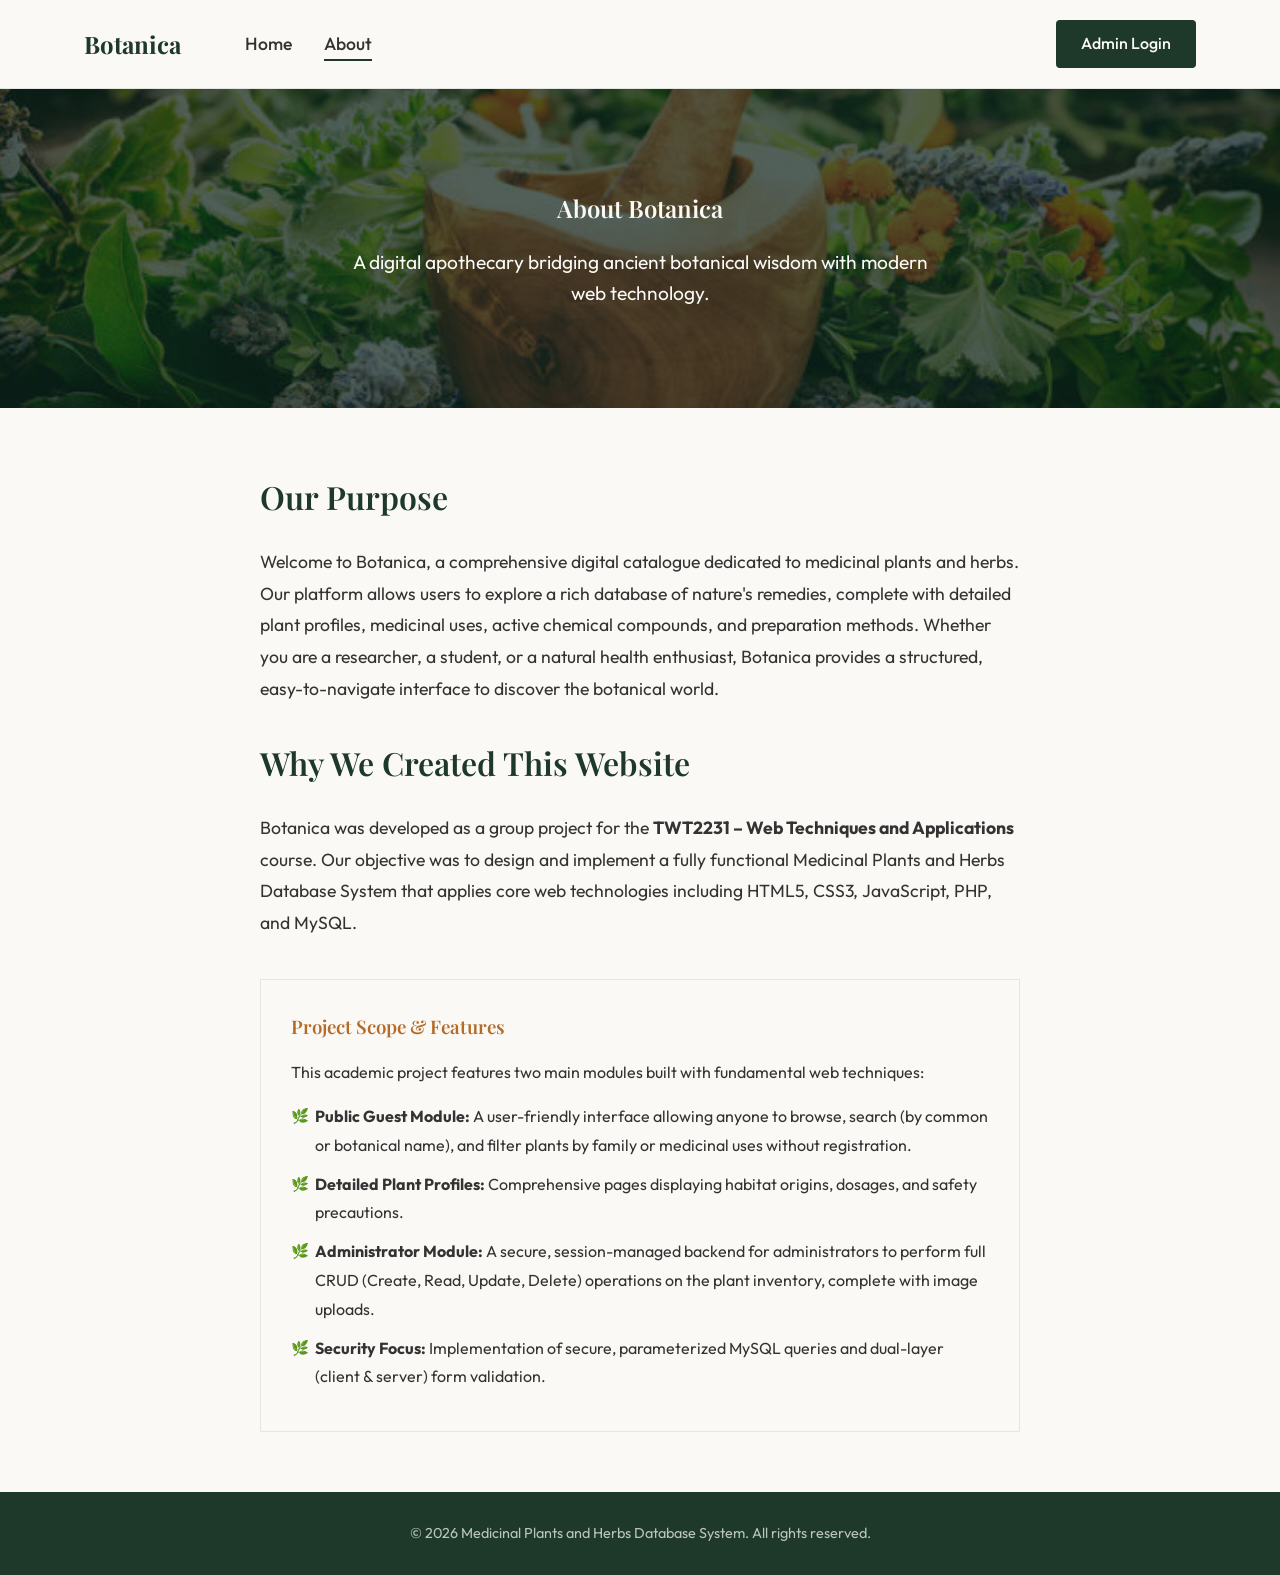
<file: about.html>
<!DOCTYPE html>
<html lang="en">
<head>
    <meta charset="UTF-8">
    <meta name="viewport" content="width=device-width, initial-scale=1.0">
    <title>About - Botanica</title>
    <link rel="stylesheet" href="assets/css/index.css">
    <style>
        .about-hero {
            background: linear-gradient(rgba(10, 31, 22, 0.7), rgba(10, 31, 22, 0.7)), url('assets/images/herbal2.jpg') center/cover no-repeat;
            padding: 100px 20px;
            color: #FAF9F6;
            text-align: center;
        }
        .about-hero h1 {
            color: #FAF9F6;
        }
        .about-content {
            max-width: 800px;
            margin: 0 auto;
            padding: 60px 20px;
            line-height: 1.8;
        }
        .about-content h2 {
            color: var(--color-primary);
            margin-bottom: 20px;
            font-size: 2rem;
        }
        .about-content p {
            margin-bottom: 30px;
            font-size: 1.1rem;
        }
        .project-details {
            background-color: var(--color-surface);
            padding: 30px;
            border-radius: var(--radius);
            border: 1px solid var(--color-divider);
            margin-top: 40px;
        }
        .project-details h3 {
            color: var(--color-accent);
            margin-bottom: 15px;
        }
        .project-details ul {
            list-style-type: none;
            padding: 0;
        }
        .project-details li {
            margin-bottom: 10px;
            padding-left: 24px;
            position: relative;
        }
        .project-details li::before {
            content: '🌿';
            position: absolute;
            left: 0;
            top: 2px;
            font-size: 0.9em;
        }
    </style>
</head>
<body>
    <header class="site-header">
        <div class="container flex justify-between items-center flex-wrap">
            <div class="logo">
                <a href="index.html">Botanica</a>
            </div>
            <nav class="main-nav" id="mobile-nav">
                <ul class="flex gap-8 items-center">
                    <li><a href="index.html">Home</a></li>
                    <li><a href="about.html" class="active-link">About</a></li>
                </ul>
            </nav>
            <div class="header-actions flex items-center gap-4">
                <a href="login.html" class="btn btn-primary">Admin Login</a>
                <button class="mobile-menu-btn" onclick="toggleMobileNav()">Menu</button>
            </div>
        </div>
    </header>

    <main>
        <section class="about-hero">
            <div class="container">
                <h1>About Botanica</h1>
                <p style="font-size: 1.2rem; max-width: 600px; margin: 20px auto 0;">A digital apothecary bridging ancient botanical wisdom with modern web technology.</p>
            </div>
        </section>

        <section class="about-content container">
            <h2>Our Purpose</h2>
            <p>
                Welcome to Botanica, a comprehensive digital catalogue dedicated to medicinal plants and herbs. 
                Our platform allows users to explore a rich database of nature's remedies, complete with detailed plant profiles, 
                medicinal uses, active chemical compounds, and preparation methods. 
                Whether you are a researcher, a student, or a natural health enthusiast, Botanica provides a structured, 
                easy-to-navigate interface to discover the botanical world.
            </p>

            <h2>Why We Created This Website</h2>
            <p>
                Botanica was developed as a group project for the <strong>TWT2231 – Web Techniques and Applications</strong> course. 
                Our objective was to design and implement a fully functional Medicinal Plants and Herbs Database System 
                that applies core web technologies including HTML5, CSS3, JavaScript, PHP, and MySQL.
            </p>
            
            <div class="project-details">
                <h3>Project Scope & Features</h3>
                <p style="margin-bottom: 15px; font-size: 1rem;">This academic project features two main modules built with fundamental web techniques:</p>
                <ul>
                    <li><strong>Public Guest Module:</strong> A user-friendly interface allowing anyone to browse, search (by common or botanical name), and filter plants by family or medicinal uses without registration.</li>
                    <li><strong>Detailed Plant Profiles:</strong> Comprehensive pages displaying habitat origins, dosages, and safety precautions.</li>
                    <li><strong>Administrator Module:</strong> A secure, session-managed backend for administrators to perform full CRUD (Create, Read, Update, Delete) operations on the plant inventory, complete with image uploads.</li>
                    <li><strong>Security Focus:</strong> Implementation of secure, parameterized MySQL queries and dual-layer (client & server) form validation.</li>
                </ul>
            </div>
        </section>
    </main>

    <footer class="site-footer">
        <div class="container text-center">
            <p>&copy; 2026 Medicinal Plants and Herbs Database System. All rights reserved.</p>
        </div>
    </footer>

    <script src="assets/js/main.js"></script>
</body>
</html>
</file>
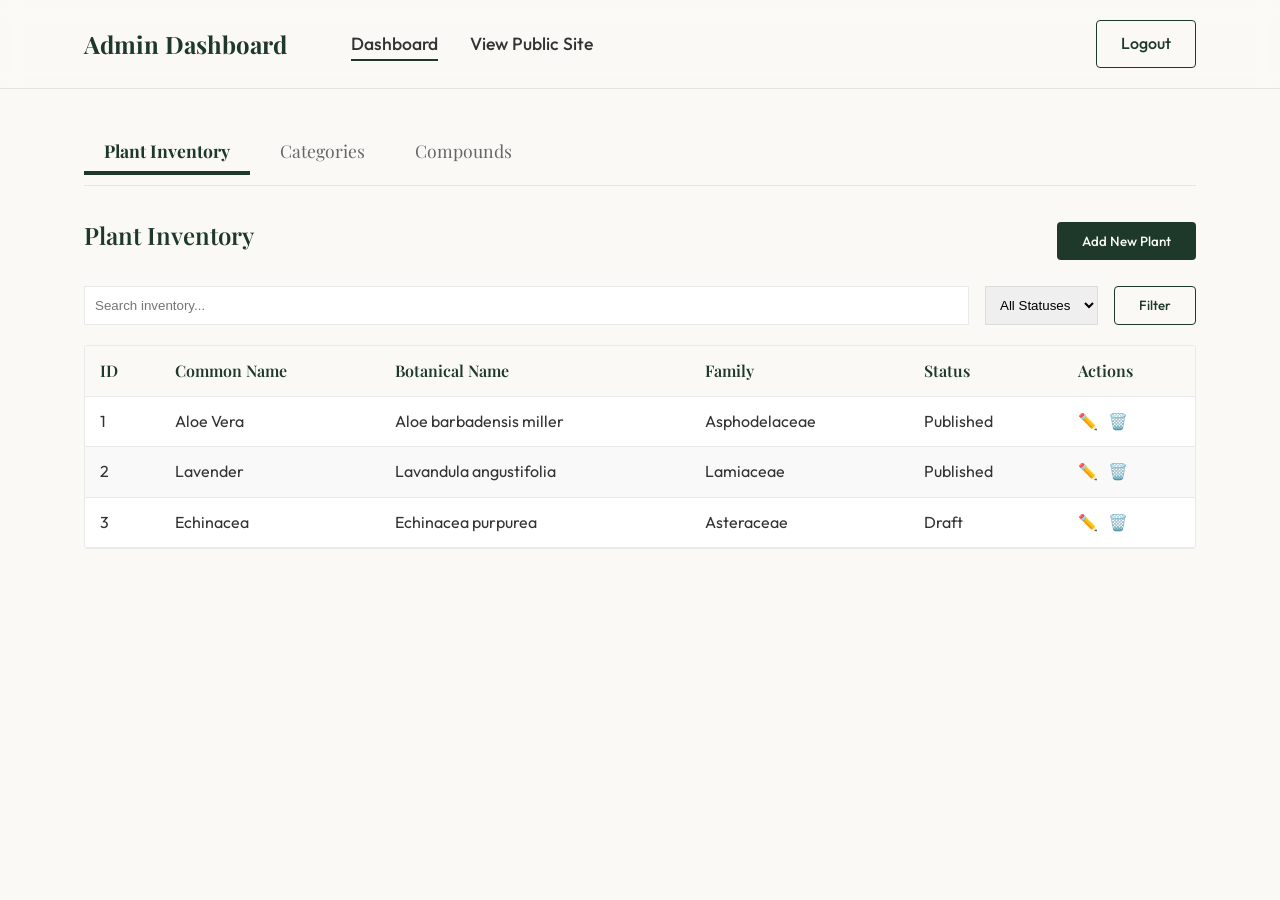
<file: admin-dashboard.html>
<!DOCTYPE html>
<html lang="en">
<head>
    <meta charset="UTF-8">
    <meta name="viewport" content="width=device-width, initial-scale=1.0">
    <title>Admin Dashboard - Medicinal Plants Database</title>
    <meta name="description" content="Administrator dashboard for managing the Medicinal Plants and Herbs Database.">
    <link rel="stylesheet" href="assets/css/index.css">
</head>
<body>
    <header class="site-header">
        <div class="container flex justify-between items-center flex-wrap">
            <div class="logo">
                <a href="admin-dashboard.html">Admin Dashboard</a>
            </div>
            <nav class="main-nav" id="mobile-nav">
                <ul class="flex gap-8 items-center">
                    <li><a href="admin-dashboard.html" class="active-link">Dashboard</a></li>
                    <li><a href="index.html">View Public Site</a></li>
                </ul>
            </nav>
            <div class="header-actions flex items-center gap-4">
                <a href="login.html" class="btn btn-outline">Logout</a>
                <button class="mobile-menu-btn" onclick="toggleMobileNav()">Menu</button>
            </div>
        </div>
    </header>

    <main class="container" style="padding: 40px 20px;">
        <div class="admin-tabs" style="display: flex; gap: 10px; margin-bottom: 30px; border-bottom: 1px solid var(--color-divider); padding-bottom: 10px;">
            <button class="tab-btn active" onclick="switchTab('plants')" style="background: none; border: none; font-size: 1.1rem; padding: 10px 20px; cursor: pointer; border-bottom: 3px solid var(--color-primary); font-weight: bold;">Plant Inventory</button>
            <button class="tab-btn" onclick="switchTab('categories')" style="background: none; border: none; font-size: 1.1rem; padding: 10px 20px; cursor: pointer; border-bottom: 3px solid transparent;">Categories</button>
            <button class="tab-btn" onclick="switchTab('compounds')" style="background: none; border: none; font-size: 1.1rem; padding: 10px 20px; cursor: pointer; border-bottom: 3px solid transparent;">Compounds</button>
        </div>

        <div id="plants-tab" class="tab-content active" style="display: block;">
            <div class="admin-header flex justify-between items-center" style="margin-bottom: 20px;">
                <h2>Plant Inventory</h2>
                <button class="btn btn-primary" data-modal-target="add-plant-modal">Add New Plant</button>
            </div>

        <div class="admin-toolbar flex gap-4" style="margin-bottom: 20px; flex-wrap: wrap;">
            <input type="text" placeholder="Search inventory..." style="flex: 1; min-width: 200px; padding: 10px; border-radius: var(--radius); border: 1px solid var(--color-divider);">
            <select style="width: auto; padding: 10px; border-radius: var(--radius); border: 1px solid var(--color-divider);">
                <option value="">All Statuses</option>
                <option value="published">Published</option>
                <option value="draft">Draft</option>
            </select>
            <button class="btn btn-outline">Filter</button>
        </div>

        <div class="table-container">
            <table class="admin-table">
                <thead>
                    <tr>
                        <th>ID</th>
                        <th>Common Name</th>
                        <th>Botanical Name</th>
                        <th>Family</th>
                        <th>Status</th>
                        <th>Actions</th>
                    </tr>
                </thead>
                <tbody>
                    <tr>
                        <td>1</td>
                        <td>Aloe Vera</td>
                        <td>Aloe barbadensis miller</td>
                        <td>Asphodelaceae</td>
                        <td>Published</td>
                        <td>
                            <div class="action-buttons">
                                <button class="btn-icon edit" title="Edit" data-modal-target="add-plant-modal">✏️</button>
                                <button class="btn-icon delete" title="Delete">🗑️</button>
                            </div>
                        </td>
                    </tr>
                    <tr>
                        <td>2</td>
                        <td>Lavender</td>
                        <td>Lavandula angustifolia</td>
                        <td>Lamiaceae</td>
                        <td>Published</td>
                        <td>
                            <div class="action-buttons">
                                <button class="btn-icon edit" title="Edit" data-modal-target="add-plant-modal">✏️</button>
                                <button class="btn-icon delete" title="Delete">🗑️</button>
                            </div>
                        </td>
                    </tr>
                    <tr>
                        <td>3</td>
                        <td>Echinacea</td>
                        <td>Echinacea purpurea</td>
                        <td>Asteraceae</td>
                        <td>Draft</td>
                        <td>
                            <div class="action-buttons">
                                <button class="btn-icon edit" title="Edit" data-modal-target="add-plant-modal">✏️</button>
                                <button class="btn-icon delete" title="Delete">🗑️</button>
                            </div>
                        </td>
                    </tr>
                    <!-- More mock rows can go here -->
                </tbody>
            </table>
        </div> <!-- End of plants-tab -->

        <div id="categories-tab" class="tab-content" style="display: none;">
            <div class="admin-header flex justify-between items-center" style="margin-bottom: 20px;">
                <h2>Categories (Families)</h2>
                <button class="btn btn-primary" data-modal-target="add-category-modal">Add New Category</button>
            </div>
            <div class="table-container">
                <table class="admin-table">
                    <thead>
                        <tr>
                            <th>ID</th>
                            <th>Family Name</th>
                            <th>Description</th>
                            <th>Actions</th>
                        </tr>
                    </thead>
                    <tbody>
                        <tr>
                            <td>1</td>
                            <td>Asphodelaceae</td>
                            <td>Family of flowering plants including Aloe Vera.</td>
                            <td>
                                <div class="action-buttons">
                                    <button class="btn-icon delete" title="Delete">🗑️</button>
                                </div>
                            </td>
                        </tr>
                    </tbody>
                </table>
            </div>
        </div> <!-- End of categories-tab -->

        <div id="compounds-tab" class="tab-content" style="display: none;">
            <div class="admin-header flex justify-between items-center" style="margin-bottom: 20px;">
                <h2>Active Compounds</h2>
                <button class="btn btn-primary" data-modal-target="add-compound-modal">Add New Compound</button>
            </div>
            <div class="table-container">
                <table class="admin-table">
                    <thead>
                        <tr>
                            <th>ID</th>
                            <th>Compound Name</th>
                            <th>Actions</th>
                        </tr>
                    </thead>
                    <tbody>
                        <tr>
                            <td>1</td>
                            <td>Aloin</td>
                            <td>
                                <div class="action-buttons">
                                    <button class="btn-icon delete" title="Delete">🗑️</button>
                                </div>
                            </td>
                        </tr>
                    </tbody>
                </table>
            </div>
        </div> <!-- End of compounds-tab -->
    </main>

    <!-- Add Category Modal -->
    <div id="add-category-modal" class="modal-overlay">
        <div class="modal-content" style="max-width: 500px;">
            <div class="modal-header">
                <h3>Category Details</h3>
                <button class="close-btn close-modal">&times;</button>
            </div>
            <div class="modal-body">
                <form id="add-category-form">
                    <div class="form-group">
                        <label for="category-name">Family Name <span style="color: red;">*</span></label>
                        <input type="text" id="category-name" name="category-name">
                        <span class="error-msg" style="color: red; font-size: 0.85rem; display: none;"></span>
                    </div>
                    <div class="form-group">
                        <label for="category-desc">Description</label>
                        <textarea id="category-desc" name="category-desc" rows="3"></textarea>
                    </div>
                </form>
            </div>
            <div class="modal-footer">
                <button class="btn btn-outline close-modal">Cancel</button>
                <button class="btn btn-primary" onclick="submitCategoryForm(event)">Save Category</button>
            </div>
        </div>
    </div>

    <!-- Add Compound Modal -->
    <div id="add-compound-modal" class="modal-overlay">
        <div class="modal-content" style="max-width: 400px;">
            <div class="modal-header">
                <h3>Compound Details</h3>
                <button class="close-btn close-modal">&times;</button>
            </div>
            <div class="modal-body">
                <form id="add-compound-form">
                    <div class="form-group">
                        <label for="compound-name">Compound Name <span style="color: red;">*</span></label>
                        <input type="text" id="compound-name" name="compound-name">
                        <span class="error-msg" style="color: red; font-size: 0.85rem; display: none;"></span>
                    </div>
                </form>
            </div>
            <div class="modal-footer">
                <button class="btn btn-outline close-modal">Cancel</button>
                <button class="btn btn-primary" onclick="submitCompoundForm(event)">Save Compound</button>
            </div>
        </div>
    </div>    <!-- Add/Edit Plant Modal -->
    <div id="add-plant-modal" class="modal-overlay">
        <div class="modal-content">
            <div class="modal-header">
                <h3>Plant Details</h3>
                <button class="close-btn close-modal">&times;</button>
            </div>
            <div class="modal-body">
                <form id="plant-form">
                    <div class="grid grid-cols-2 gap-4">
                        <div class="form-group">
                            <label for="common-name">Common Name <span style="color: red;">*</span></label>
                            <input type="text" id="common-name" name="common-name" required>
                            <span class="error-msg" id="common-name-error" style="color: red; font-size: 0.85rem; display: none;"></span>
                        </div>
                        <div class="form-group">
                            <label for="botanical-name">Botanical Name <span style="color: red;">*</span></label>
                            <input type="text" id="botanical-name" name="botanical-name" required>
                            <span class="error-msg" id="botanical-name-error" style="color: red; font-size: 0.85rem; display: none;"></span>
                        </div>
                    </div>
                    
                    <div class="grid grid-cols-2 gap-4">
                        <div class="form-group">
                            <label for="family">Family</label>
                            <input type="text" id="family" name="family">
                        </div>
                        <div class="form-group">
                            <label for="status">Status</label>
                            <select id="status" name="status">
                                <option value="published">Published</option>
                                <option value="draft">Draft</option>
                            </select>
                        </div>
                    </div>

                    <div class="form-group">
                        <label for="uses">Uses (comma separated)</label>
                        <input type="text" id="uses" name="uses">
                    </div>

                    <div class="grid grid-cols-2 gap-4">
                        <div class="form-group">
                            <label for="habitat">Habitat/Origin</label>
                            <input type="text" id="habitat" name="habitat">
                        </div>
                        <div class="form-group">
                            <label for="compounds">Active Compounds (comma separated)</label>
                            <input type="text" id="compounds" name="compounds">
                        </div>
                    </div>

                    <div class="form-group">
                        <label for="description">Description</label>
                        <textarea id="description" name="description" rows="4"></textarea>
                    </div>

                    <div class="form-group">
                        <label for="preparation">Preparation Methods & Dosages</label>
                        <textarea id="preparation" name="preparation" rows="3"></textarea>
                    </div>

                    <div class="form-group">
                        <label for="precautions">Precautions</label>
                        <textarea id="precautions" name="precautions" rows="3"></textarea>
                    </div>

                    <div class="form-group">
                        <label>Plant Image</label>
                        <div class="image-upload-container">
                            <input type="file" id="plant-image" name="plant-image" accept="image/*">
                            <div class="upload-text">
                                <p>Drag and drop an image here or click to select</p>
                                <p style="font-size: 0.85rem; color: var(--color-text-light);">(Max size: 2MB)</p>
                            </div>
                            <!-- Image preview will be injected here by JS -->
                        </div>
                        <span class="error-msg" id="plant-image-error" style="color: red; font-size: 0.85rem; display: none;"></span>
                    </div>
                </form>
            </div>
            <div class="modal-footer">
                <button class="btn btn-outline close-modal">Cancel</button>
                <button class="btn btn-primary" onclick="submitPlantForm(event)">Save Plant</button>
            </div>
        </div>
    </div>

    <!-- Toast Notifications Container -->
    <div id="toast-container" class="toast-container"></div>

    <script src="assets/js/main.js"></script>
</body>
</html>
</file>
<file: assets/css/index.css>
/* Global Design System for Medicinal Plants and Herbs Database System */

/* Import Fonts */
@import url('https://fonts.googleapis.com/css2?family=Outfit:wght@300;400;500;600&family=Playfair+Display:ital,wght@0,400;0,600;0,700;1,400&display=swap');

/* CSS Custom Properties (Variables) */
:root {
    /* Apothecary Palette */
    --color-primary: #1E392A;       /* Forest Green */
    --color-background: #FAF9F6;    /* Parchment Off-White */
    --color-accent: #B56A27;        /* Medicinal Amber */
    --color-text: #333333;          /* Dark gray for readability */
    --color-text-light: #666666;
    
    --color-divider: rgba(30, 57, 42, 0.1); /* Fine-line divider */
    
    /* Error/Success specific */
    --color-error: #A33A3A;         /* Muted Red */
    --color-success: #1E392A;       /* Forest Green */

    /* Typography */
    --font-heading: 'Playfair Display', serif;
    --font-body: 'Outfit', sans-serif;
}

/* Standard CSS Reset */
*, *::before, *::after {
    box-sizing: border-box;
    margin: 0;
    padding: 0;
}

body {
    font-family: var(--font-body);
    background-color: var(--color-background);
    color: var(--color-text);
    line-height: 1.6;
    -webkit-font-smoothing: antialiased;
}

h1, h2, h3, h4, h5, h6 {
    font-family: var(--font-heading);
    color: var(--color-primary);
    margin-bottom: 0.5em;
    font-weight: 600;
}

a {
    color: var(--color-accent);
    text-decoration: none;
    transition: color 0.3s ease;
}

a:hover {
    color: var(--color-primary);
}

img {
    max-width: 100%;
    display: block;
}

/* Layout Utilities */
.container {
    width: 100%;
    max-width: 90%;
    margin: 0 auto;
    padding: 0 20px;
}

.flex { display: flex; }
.flex-col { flex-direction: column; }
.items-center { align-items: center; }
.justify-center { justify-content: center; }
.justify-between { justify-content: space-between; }
.gap-1 { gap: 0.25rem; }
.gap-2 { gap: 0.5rem; }
.gap-4 { gap: 1rem; }
.gap-6 { gap: 1.5rem; }
.gap-8 { gap: 2rem; }
.gap-8 { gap: 2rem; }

.grid { display: grid; }
.grid-cols-1 { grid-template-columns: repeat(1, 1fr); }
.grid-cols-2 { grid-template-columns: repeat(2, 1fr); }
.grid-cols-3 { grid-template-columns: repeat(3, 1fr); }
.grid-cols-4 { grid-template-columns: repeat(4, 1fr); }

@media (max-width: 768px) {
    .grid-cols-2, .grid-cols-3, .grid-cols-4 {
        grid-template-columns: 1fr;
    }
}

/* Components */
.divider {
    border: none;
    border-top: 1px solid var(--color-divider);
    margin: 2rem 0;
}

/* Buttons */
.btn {
    display: inline-block;
    font-family: var(--font-body);
    font-weight: 500;
    text-align: center;
    padding: 10px 24px;
    border: 1px solid transparent;
    border-radius: 4px;
    cursor: pointer;
    background-color: transparent;
    color: var(--color-text);
    transition: background-color 0.2s ease, color 0.2s ease, border-color 0.2s ease;
    text-decoration: none;
}

.btn.btn-primary {
    background-color: var(--color-primary);
    color: #FAF9F6;
}

.btn.btn-primary:hover {
    background-color: #2a4c39;
    color: #FAF9F6;
}

.btn.btn-accent {
    background-color: var(--color-accent);
    color: #FAF9F6;
}

.btn.btn-accent:hover {
    background-color: #9c5921;
    color: #FAF9F6;
}

.btn.btn-outline {
    border-color: var(--color-primary);
    color: var(--color-primary);
}

.btn.btn-outline:hover {
    background-color: var(--color-primary);
    color: #FAF9F6;
}

/* Toast Notifications */
.toast-container {
    position: fixed;
    bottom: 20px;
    right: 20px;
    display: flex;
    flex-direction: column;
    gap: 10px;
    z-index: 9999;
}

.toast {
    padding: 12px 24px;
    border-radius: 4px;
    font-family: var(--font-body);
    font-size: 0.95rem;
    color: #FAF9F6;
    background-color: var(--color-primary);
    box-shadow: 0 4px 12px rgba(0, 0, 0, 0.15);
    opacity: 1;
    transform: translateY(0);
    transition: opacity 0.3s ease, transform 0.3s ease;
    min-width: 250px;
}

.toast.toast-error {
    background-color: var(--color-error);
}

.toast.toast-success {
    background-color: var(--color-success);
}

.toast.toast-hide {
    opacity: 0;
    transform: translateY(20px);
}

/* Header */
.site-header {
    background-color: var(--color-background);
    padding: 20px 0;
    border-bottom: 1px solid var(--color-divider);
    position: sticky;
    top: 0;
    z-index: 100;
}
.logo a {
    font-family: var(--font-heading);
    font-size: 1.5rem;
    font-weight: 700;
    color: var(--color-primary);
    text-decoration: none;
}
.main-nav {
    flex: 1;
    margin: 0 4rem;
}
.main-nav ul {
    list-style: none;
}
.main-nav a {
    color: var(--color-text);
    font-weight: 500;
    font-family: var(--font-body);
    font-size: 1.1rem;
}
.active-link {
    border-bottom: 2px solid var(--color-primary);
    padding-bottom: 4px;
}
.main-nav a:hover {
    color: var(--color-primary);
}
.mobile-menu-btn {
    display: none;
    background: none;
    border: none;
    cursor: pointer;
    font-family: var(--font-body);
    font-size: 1.5rem;
}

@media (max-width: 768px) {
    .site-header .container {
        flex-wrap: wrap;
    }
    .mobile-menu-btn {
        display: block;
    }
    .main-nav {
        display: none;
        width: 100%;
        margin-top: 15px;
        margin-left: 0;
        margin-right: 0;
        flex: unset;
    }
    .main-nav.active {
        display: block;
    }
    .main-nav ul {
        flex-direction: column;
        gap: 10px;
    }
}

/* Hero Section */
.hero {
    min-height: 400px;
    background: linear-gradient(rgba(250, 249, 246, 0.8), rgba(250, 249, 246, 0.9)), url('../images/herbs.jpg') center/cover;
    border-bottom: 1px solid var(--color-divider);
    padding: 60px 20px;
}
.hero h1 {
    font-size: 3rem;
    margin-bottom: 10px;
}
.hero p {
    font-size: 1.2rem;
    color: var(--color-text-light);
    margin-bottom: 30px;
}
.search-bar {
    display: flex;
    max-width: 600px;
    margin: 0 auto;
    background: #fff;
    border: 1px solid var(--color-primary);
    border-radius: 4px;
    overflow: hidden;
}
.search-bar input {
    flex-grow: 1;
    border: none;
    padding: 15px 20px;
    font-family: var(--font-body);
    font-size: 1rem;
    outline: none;
}
.search-bar .btn {
    border-radius: 0;
    border: none;
}

/* Catalogue Layout */
.catalogue-section {
    padding: 60px 20px;
}
.layout-grid {
    display: grid;
    grid-template-columns: 250px 1fr;
    gap: 40px;
}
@media (max-width: 900px) {
    .layout-grid {
        grid-template-columns: 1fr;
    }
}

/* Sidebar */
.sidebar h3 {
    font-size: 1.2rem;
    margin-bottom: 20px;
    text-transform: uppercase;
    letter-spacing: 1px;
}
.filter-group summary {
    font-weight: 600;
    cursor: pointer;
    margin-bottom: 10px;
    list-style: none; /* simple way */
}
.filter-group summary::-webkit-details-marker {
    display: none;
}
.filter-list {
    list-style: none;
    padding-left: 5px;
}
.filter-list li {
    margin-bottom: 8px;
}
.filter-list label {
    display: flex;
    align-items: center;
    gap: 8px;
    cursor: pointer;
    color: var(--color-text-light);
}

/* Plant Grid */
.plant-grid {
    display: grid;
    grid-template-columns: repeat(auto-fill, minmax(280px, 1fr));
    gap: 30px;
}

/* Plant Card */
.plant-card {
    background: #fff;
    border: 1px solid var(--color-divider);
    border-radius: 4px;
    overflow: hidden;
    transition: transform 0.3s ease, box-shadow 0.3s ease;
    display: flex;
    flex-direction: column;
}
.plant-card:hover {
    transform: translateY(-5px);
    box-shadow: 0 10px 20px rgba(30, 57, 42, 0.05);
}
.card-image {
    height: 200px;
    overflow: hidden;
    border-bottom: 1px solid var(--color-divider);
}
.card-image img {
    width: 100%;
    height: 100%;
    object-fit: cover;
    transition: transform 0.5s ease;
}
.plant-card:hover .card-image img {
    transform: scale(1.05);
}
.card-content {
    padding: 20px;
    flex-grow: 1;
    display: flex;
    flex-direction: column;
}
.botanical-name {
    font-family: var(--font-body);
    font-style: italic;
    color: var(--color-text-light);
    font-size: 0.9rem;
    margin-bottom: 5px;
    font-weight: 400;
}
.common-name {
    font-size: 1.4rem;
    margin-bottom: 10px;
}
.family {
    font-size: 0.85rem;
    text-transform: uppercase;
    letter-spacing: 0.5px;
    color: var(--color-accent);
    margin-bottom: 20px;
    flex-grow: 1;
}
.btn-full {
    width: 100%;
    display: block;
}

/* Plant Detail Page */
.detail-page-body {
    background-color: #fff;
}
.detail-main {
    min-height: calc(100vh - 80px);
}
.detail-split-layout {
    display: grid;
    grid-template-columns: 1fr 1fr;
    height: calc(100vh - 80px);
}
@media (max-width: 900px) {
    .detail-split-layout {
        grid-template-columns: 1fr;
        height: auto;
    }
}
.detail-image-side {
    position: relative;
    border-right: 1px solid var(--color-divider);
}
.detail-image-side img {
    width: 100%;
    height: 100%;
    object-fit: cover;
    position: absolute;
    top: 0;
    left: 0;
}
@media (max-width: 900px) {
    .detail-image-side {
        height: 400px;
        border-right: none;
        border-bottom: 1px solid var(--color-divider);
        position: relative; /* ensure img fills parent relative */
    }
}
.detail-content-side {
    padding: 60px;
    overflow-y: auto;
    background-color: var(--color-background);
}
.back-link {
    display: inline-block;
    margin-bottom: 30px;
    font-size: 0.9rem;
    font-weight: 500;
}
.botanical-name-large {
    font-family: var(--font-body);
    font-style: italic;
    font-weight: 300;
    font-size: 1.5rem;
    color: var(--color-text-light);
    margin-bottom: 5px;
}
.common-name-large {
    font-size: 3rem;
    margin-bottom: 15px;
    color: var(--color-primary);
}
.badges {
    display: flex;
    gap: 10px;
    margin-bottom: 30px;
    flex-wrap: wrap;
}
.badge {
    padding: 4px 12px;
    border-radius: 20px;
    font-size: 0.8rem;
    text-transform: uppercase;
    letter-spacing: 0.5px;
}
.family-badge {
    background-color: rgba(181, 106, 39, 0.1);
    color: var(--color-accent);
}
.compound-badge {
    background-color: rgba(30, 57, 42, 0.1);
    color: var(--color-primary);
}
.plant-description {
    font-size: 1.1rem;
    line-height: 1.8;
    margin-bottom: 40px;
    color: var(--color-text);
}

/* Tabs System */
.tabs-container {
    border-top: 1px solid var(--color-divider);
    padding-top: 20px;
}
.tabs-header {
    display: flex;
    gap: 20px;
    margin-bottom: 30px;
    border-bottom: 1px solid var(--color-divider);
}
.tab-btn {
    background: none;
    border: none;
    padding: 10px 0;
    font-family: var(--font-heading);
    font-size: 1.2rem;
    color: var(--color-text-light);
    cursor: pointer;
    position: relative;
    outline: none;
}
.tab-btn.active {
    color: var(--color-primary);
    font-weight: 600;
}
.tab-btn.active::after {
    content: '';
    position: absolute;
    bottom: -1px;
    left: 0;
    width: 100%;
    height: 2px;
    background-color: var(--color-primary);
}
.tab-pane {
    display: none;
    animation: fadeIn 0.3s ease;
}
.tab-pane.active {
    display: block;
}
.tab-pane h3 {
    margin-bottom: 15px;
    font-size: 1.5rem;
}
.tab-pane ul {
    padding-left: 20px;
    color: var(--color-text);
}
.tab-pane li {
    margin-bottom: 10px;
    line-height: 1.6;
}

@keyframes fadeIn {
    from { opacity: 0; transform: translateY(10px); }
    to { opacity: 1; transform: translateY(0); }
}

/* Footer */
.site-footer {
    padding: 30px 20px;
    background-color: var(--color-primary);
    color: rgba(255,255,255,0.7);
    font-size: 0.9rem;
    margin-top: auto;
}
.text-center { text-align: center; }

/* --- Admin Module Styles --- */

/* Login Page */
.login-body {
    background: url('../images/herbs.jpg') center/cover no-repeat;
    height: 100vh;
    display: flex;
    align-items: center;
    justify-content: center;
    backdrop-filter: blur(8px);
}

.login-card {
    background-color: var(--color-background);
    padding: 40px;
    border-radius: 8px;
    box-shadow: 0 10px 25px rgba(0,0,0,0.2);
    width: 100%;
    max-width: 400px;
}

.login-card h2 {
    text-align: center;
    margin-bottom: 30px;
    font-size: 2rem;
}

.form-group {
    margin-bottom: 20px;
}

.form-group label {
    display: block;
    margin-bottom: 8px;
    font-weight: 500;
}

.form-group input, .form-group textarea, .form-group select {
    width: 100%;
    padding: 10px 12px;
    border: 1px solid var(--color-divider);
    border-radius: 4px;
    font-family: var(--font-body);
    font-size: 1rem;
    background-color: #fff;
}

.error-text {
    color: var(--color-error);
    font-size: 0.85rem;
    margin-top: 5px;
    display: none;
}

.form-group.has-error .error-text {
    display: block;
}

.form-group.has-error input {
    border-color: var(--color-error);
}

.shake {
    animation: shake-animation 0.4s ease-in-out;
}

@keyframes shake-animation {
    0% { transform: translateX(0); }
    25% { transform: translateX(-5px); }
    50% { transform: translateX(5px); }
    75% { transform: translateX(-5px); }
    100% { transform: translateX(0); }
}

/* Admin Dashboard Table */
.admin-header {
    display: flex;
    justify-content: space-between;
    align-items: center;
    margin-bottom: 20px;
}

.table-container {
    overflow-x: auto;
    background-color: #fff;
    border-radius: 4px;
    border: 1px solid var(--color-divider);
}

.admin-table {
    width: 100%;
    border-collapse: collapse;
}

.admin-table th, .admin-table td {
    padding: 12px 15px;
    text-align: left;
    border-bottom: 1px solid var(--color-divider);
}

.admin-table th {
    background-color: var(--color-background);
    position: sticky;
    top: 0;
    font-family: var(--font-heading);
    font-weight: 600;
    color: var(--color-primary);
    z-index: 10;
}

.admin-table tbody tr:nth-child(even) {
    background-color: rgba(30, 57, 42, 0.03); /* Light green tint */
}

.admin-table tbody tr:hover {
    background-color: rgba(30, 57, 42, 0.08);
}

.action-buttons {
    display: flex;
    gap: 10px;
}

.btn-icon {
    background: none;
    border: none;
    cursor: pointer;
    font-size: 1rem;
    color: var(--color-text-light);
    transition: color 0.2s ease;
}

.btn-icon:hover {
    color: var(--color-primary);
}

.btn-icon.delete:hover {
    color: var(--color-error);
}

/* Modal Overlay */
.modal-overlay {
    position: fixed;
    top: 0;
    left: 0;
    right: 0;
    bottom: 0;
    background-color: rgba(0, 0, 0, 0.5);
    display: flex;
    align-items: center;
    justify-content: center;
    z-index: 1000;
    opacity: 0;
    visibility: hidden;
    transition: opacity 0.3s ease, visibility 0.3s ease;
}

.modal-overlay.active {
    opacity: 1;
    visibility: visible;
}

.modal-content {
    background-color: #fff;
    border-radius: 8px;
    width: 100%;
    max-width: 600px;
    max-height: 90vh;
    overflow-y: auto;
    box-shadow: 0 20px 40px rgba(0,0,0,0.2);
    transform: translateY(20px);
    transition: transform 0.3s ease;
}

.modal-overlay.active .modal-content {
    transform: translateY(0);
}

.modal-header {
    padding: 20px 30px;
    border-bottom: 1px solid var(--color-divider);
    display: flex;
    justify-content: space-between;
    align-items: center;
}

.modal-header h3 {
    margin: 0;
    font-size: 1.5rem;
}

.close-btn {
    background: none;
    border: none;
    font-size: 1.5rem;
    cursor: pointer;
    color: var(--color-text-light);
}

.close-btn:hover {
    color: var(--color-error);
}

.modal-body {
    padding: 30px;
}

.modal-footer {
    padding: 20px 30px;
    border-top: 1px solid var(--color-divider);
    display: flex;
    justify-content: flex-end;
    gap: 15px;
}

/* Image Upload Preview */
.image-upload-container {
    border: 2px dashed var(--color-divider);
    border-radius: 4px;
    padding: 20px;
    text-align: center;
    cursor: pointer;
    transition: border-color 0.3s ease;
    position: relative;
    overflow: hidden;
}

.image-upload-container:hover {
    border-color: var(--color-primary);
}

.image-upload-container input[type="file"] {
    position: absolute;
    top: 0;
    left: 0;
    width: 100%;
    height: 100%;
    opacity: 0;
    cursor: pointer;
}

.image-preview {
    max-width: 100%;
    max-height: 200px;
    margin-top: 15px;
    display: none;
    border-radius: 4px;
}

/* Pagination */
.pagination {
    margin-top: 3rem;
    padding-top: 2rem;
    border-top: 1px solid var(--color-divider);
}
.page-btn {
    display: inline-flex;
    align-items: center;
    justify-content: center;
    min-width: 40px;
    height: 40px;
    border-radius: var(--radius);
    border: 1px solid var(--color-divider);
    background: transparent;
    color: var(--color-text);
    font-weight: 500;
    text-decoration: none;
    transition: all 0.2s ease;
    cursor: pointer;
}
.page-btn:hover:not(:disabled) {
    background-color: var(--color-background-alt);
}
.page-btn.active {
    background-color: var(--color-primary);
    color: #fff;
    border-color: var(--color-primary);
}
.page-btn:disabled {
    opacity: 0.5;
    cursor: not-allowed;
}
.page-dots {
    color: var(--color-text-light);
    padding: 0 0.5rem;
}

/* -- NEW AESTHETIC OVERRIDES -- */

.btn:active {
    transform: scale(0.98);
}

.site-header {
    background-color: rgba(250, 249, 246, 0.85) !important;
    backdrop-filter: blur(10px);
    -webkit-backdrop-filter: blur(10px);
}

.modal-content {
    background-color: rgba(255, 255, 255, 0.95) !important;
    backdrop-filter: blur(10px);
    -webkit-backdrop-filter: blur(10px);
}

.plant-card {
    transition: transform 0.3s ease, box-shadow 0.3s ease !important;
}

.plant-card:hover {
    transform: translateY(-5px) !important;
    box-shadow: 0 10px 20px rgba(30, 57, 42, 0.15) !important;
}

.sort-dropdown:hover {
    box-shadow: 0 4px 12px rgba(30, 57, 42, 0.1) !important;
}
</file>
